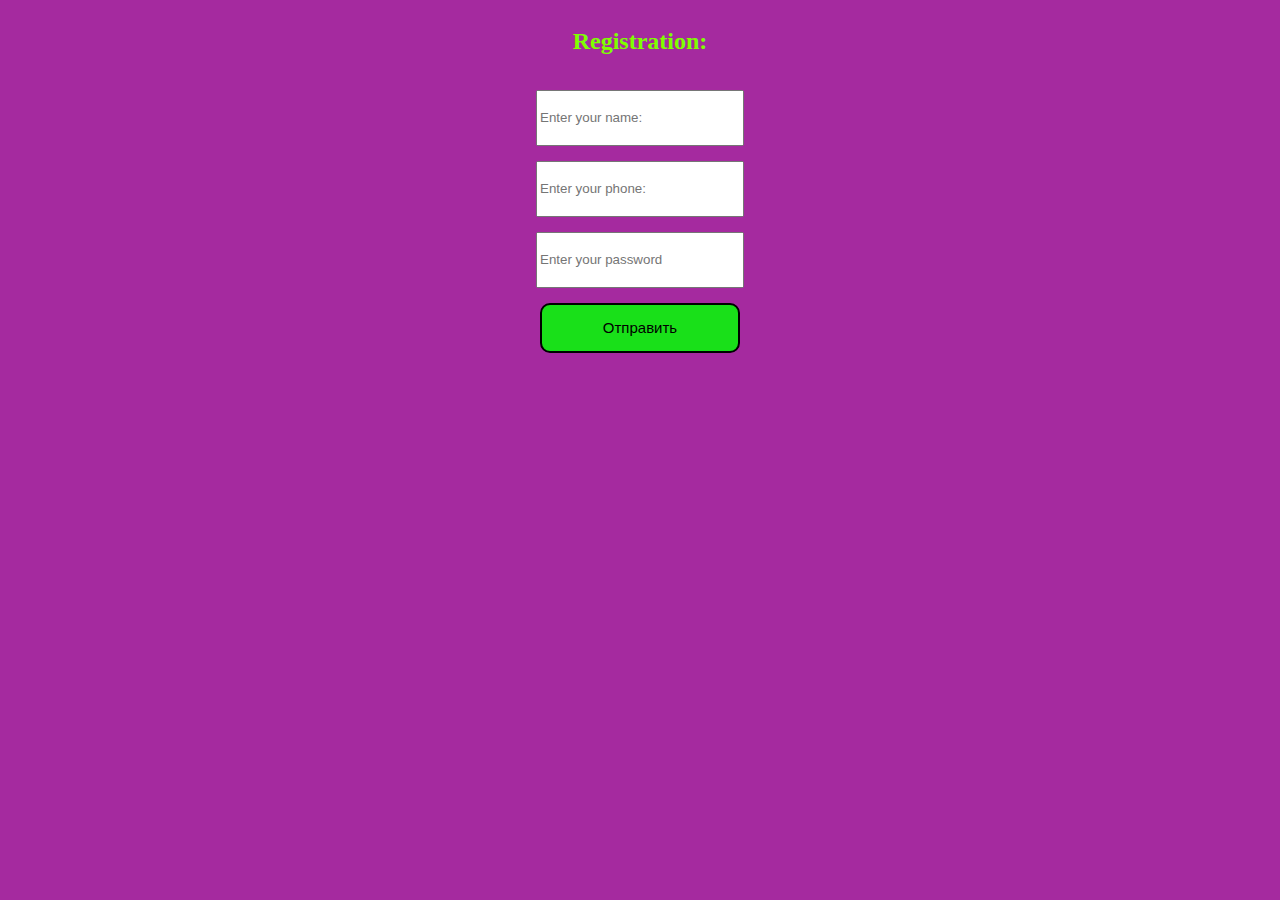
<file: html_css/index.html>
<!-- !+return ->  <!DOCTYPE html> -->
<!DOCTYPE html>
<html lang="en">
<head>
    <meta charset="UTF-8">
    <meta name="viewport" content="width=device-width, initial-scale=1.0">
    <title>First Site</title>
    <link rel = "stylesheet" href="./styles/style.css">
</head>
<body>
    <!-- <h1>Hello World</h1>
    <h2>Hello World</h2>
    <h3>Hello World</h3>
    <h4>Hello World</h4>
    <h5>Hello World</h5>
    <h6>Hello World</h6>
    <span>Hello World, my name is John</span>
    <p>Hello World, my name is John</p> -->
    <!-- <img src="media/2Untitled.jpg" alt="Oops" width="500px" height="auto">
    <img src="media/2Untitled.jpg" alt="Oops" width="500px" height="auto"> -->

    <!-- <iframe width="560" height="315" src="https://www.youtube.com/embed/-L4Visli9sA?si=U2Fk3vUNAXBHstVH" title="YouTube video player" frameborder="0" allow="accelerometer; autoplay; clipboard-write; encrypted-media; gyroscope; picture-in-picture; web-share" allowfullscreen></iframe>
    <img src="https://kartinki.pibig.info/uploads/posts/2023-04/1680733037_kartinki-pibig-info-p-ogon-i-nebo-kartinki-arti-1.jpg" alt="Oops" width="500px" height="auto">> -->
    <!-- <h1 class="title">Hello World</h1>
    <h2 class="title-h2 first">Hello World</h2>
    <h2 class="title-h2 second">Hello World</h2>
    <h2 class="third">Hello World</h2>
    <h2 id="unique-4">Hello World</h2> -->

    <!--  -->
    <h2>Registration:</h2>
    <input type="text" placeholder="Enter your name:">
    <input type="number" placeholder="Enter your phone:">
    <input type="password" placeholder="Enter your password">
    <a href="https://youtu.be/LbOve_UZZ54?si=uJqyUZoEQvRJUfS4"><button>Отправить</button></a>
</body>
</html>
</file>
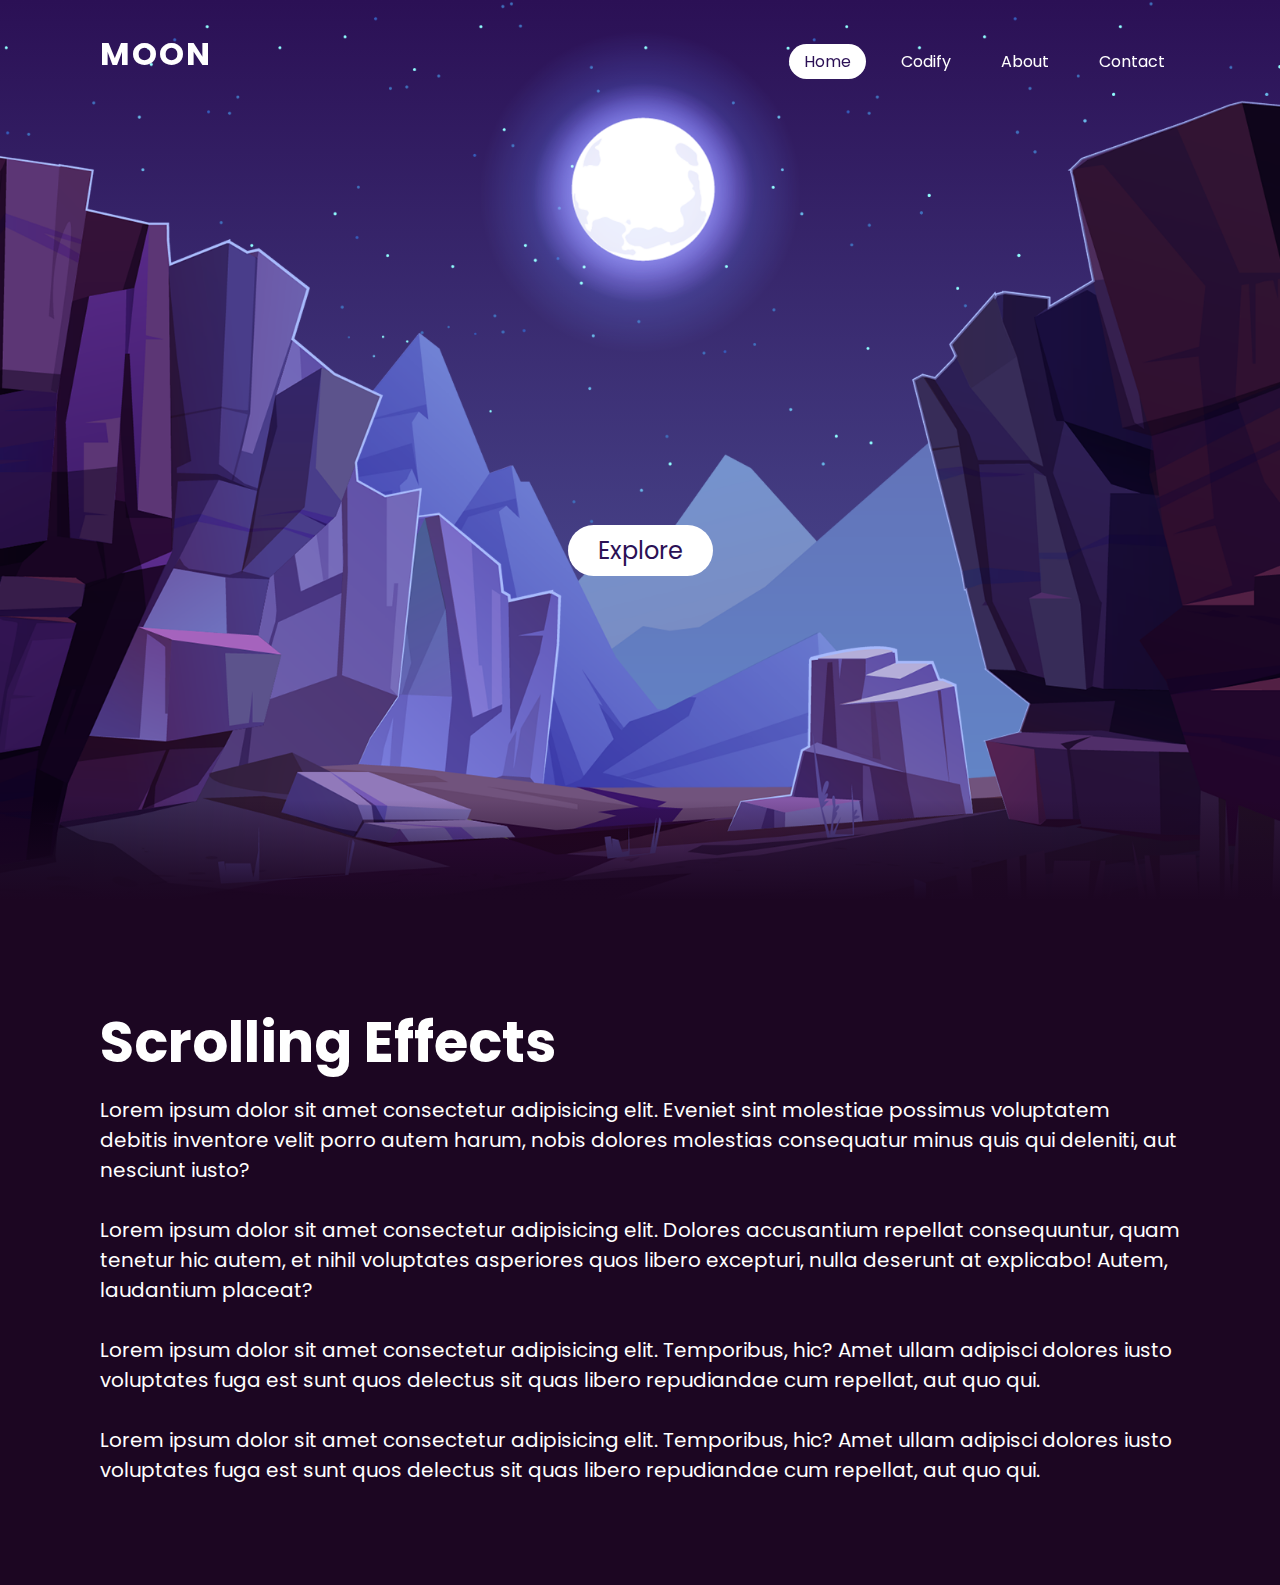
<file: verstka/index.html>
<!DOCTYPE html>
<html lang="en">
<head>
    <meta charset="UTF-8">
    <meta name="viewport" content="width=device-width, initial-scale=1.0">
    <title>Document</title>
    <link rel="stylesheet" href = "./css/style.css"> 
    <!-- href = "./css/style.css"> ссылка на css->style.css -->
</head>
<body>
    <header>
        <a href="#" class="logo">Moon</a>
        <ul>
            <li><a href="#" class="active">Home</a></li>
            <li><a href="#">Codify</a></li>
            <li><a href="#">About</a></li>
            <li><a href="#">Contact</a></li>
        </ul>
    </header>
    <section>
        <img src="./media/stars.png" id="stars">
        <img src="./media/moon.png" id="moon">
        <img src="./media/mountains_behind.png" id="behind">
        <h2 id="text">Moon Light</h2>
        <a href="#sec" id="btn">Explore</a>
        <img src="./media/mountains_front.png" id="front">
    </section>
    <div class="sec" id="sec">
        <h2>Scrolling Effects</h2>
        <p>
            Lorem ipsum dolor sit amet consectetur adipisicing elit. Eveniet sint molestiae possimus voluptatem debitis inventore velit porro autem harum, nobis dolores molestias consequatur minus quis qui deleniti, aut nesciunt iusto? <br><br> Lorem ipsum dolor sit amet consectetur adipisicing elit. Dolores accusantium repellat consequuntur, quam tenetur hic autem, et nihil voluptates asperiores quos libero excepturi, nulla deserunt at explicabo! Autem, laudantium placeat? <br><br> Lorem ipsum dolor sit amet consectetur adipisicing elit. Temporibus, hic? Amet ullam adipisci dolores iusto voluptates fuga est sunt quos delectus sit quas libero repudiandae cum repellat, aut quo qui. <br><br> Lorem ipsum dolor sit amet consectetur adipisicing elit. Temporibus, hic? Amet ullam adipisci dolores iusto voluptates fuga est sunt quos delectus sit quas libero repudiandae cum repellat, aut quo qui.
        </p>

    </div>
    <script>
        let stars = document.getElementById('stars')
        let moon = document.getElementById('moon')
        let behind = document.getElementById('behind')
        let front = document.getElementById('front')
        let text = document.getElementById('text')
        let btn = document.getElementById('btn')
        let header = document.querySelector('header')

        window.addEventListener('scroll', function(){
            let value = window.scrollY;
            stars.style.left = value * 0.25 + 'px'
            moon.style.top = value * 1.05 + 'px'
            behind.style.top = value * 0.3 + 'px'
            front.style.top = value * 0.5 + 'px'
            text.style.marginRight = value * 3 + 'px'
            text.style.marginTop = value * 1.5 + 'px'
            btn.style.marginTop = value * 1.5 + 'px'
            header.style.top = value * 1 + 'px'
        })
    </script>

    
</body>
</html>
</file>
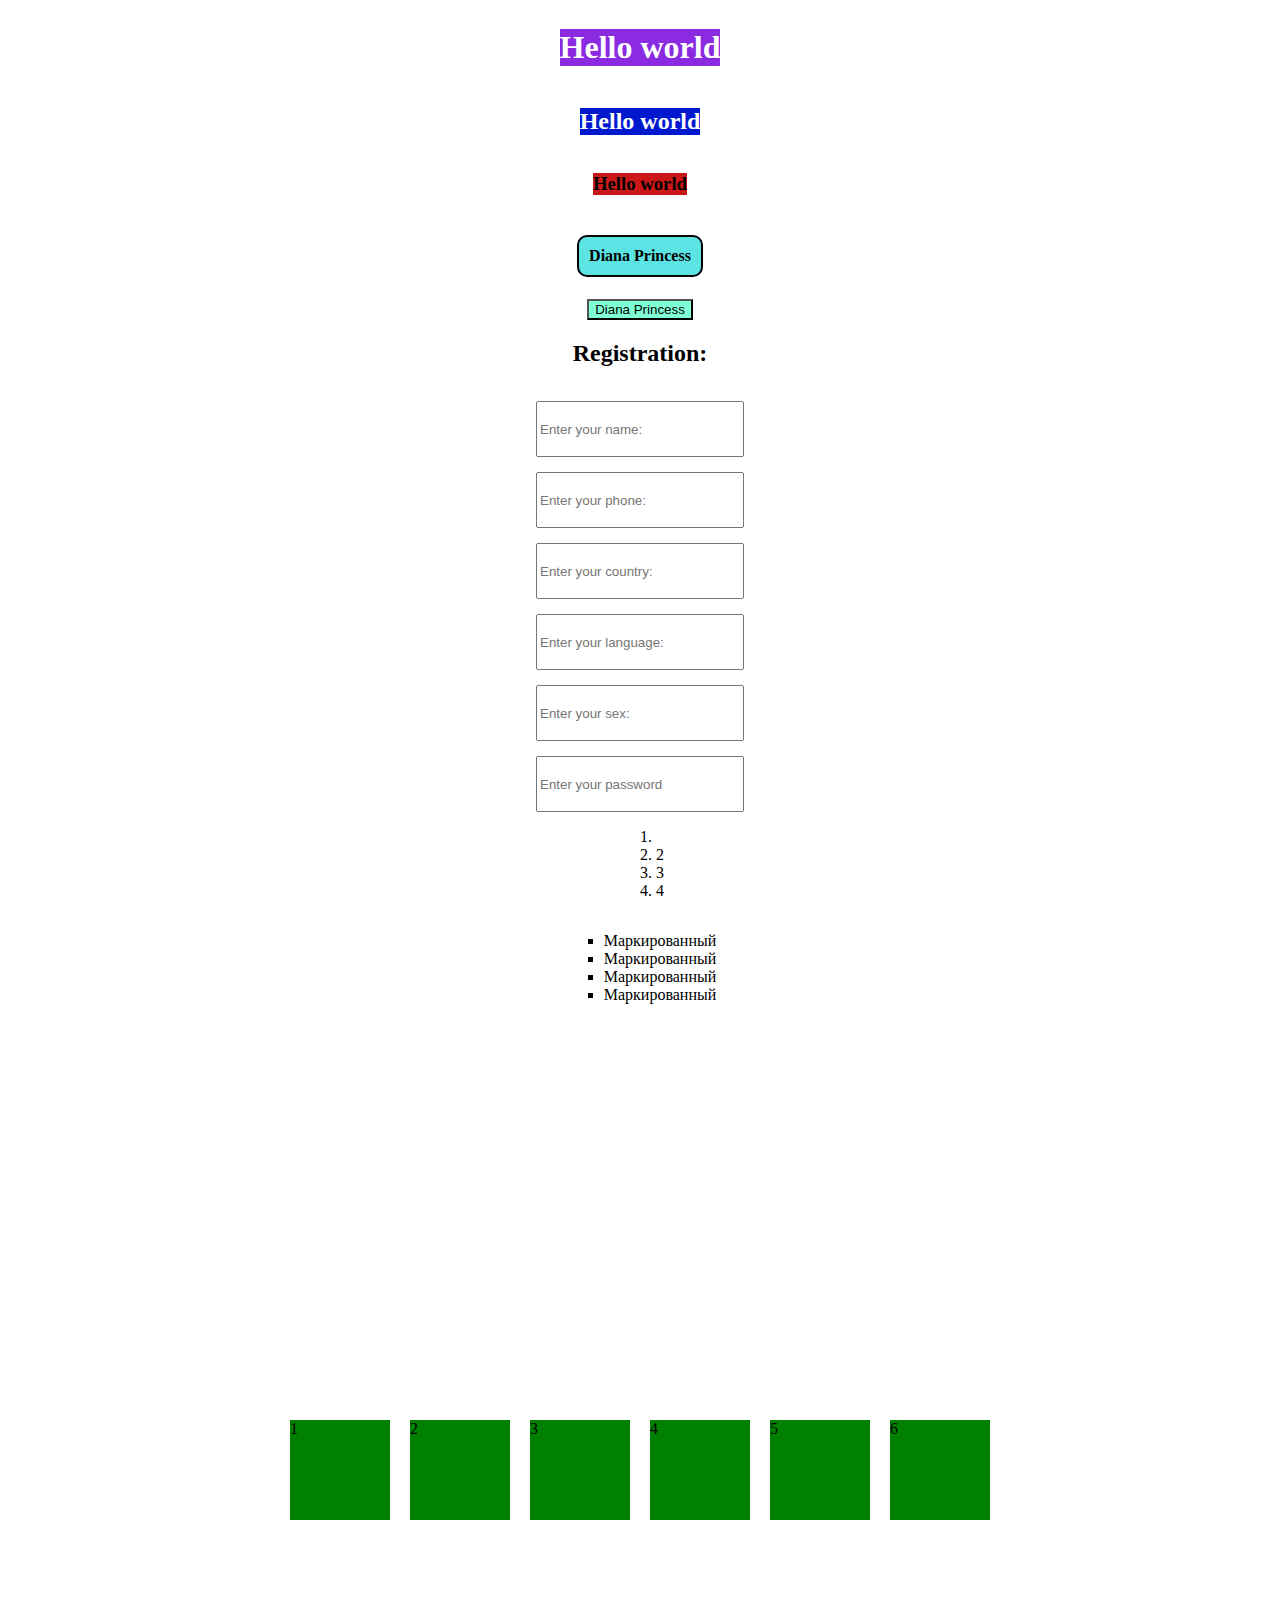
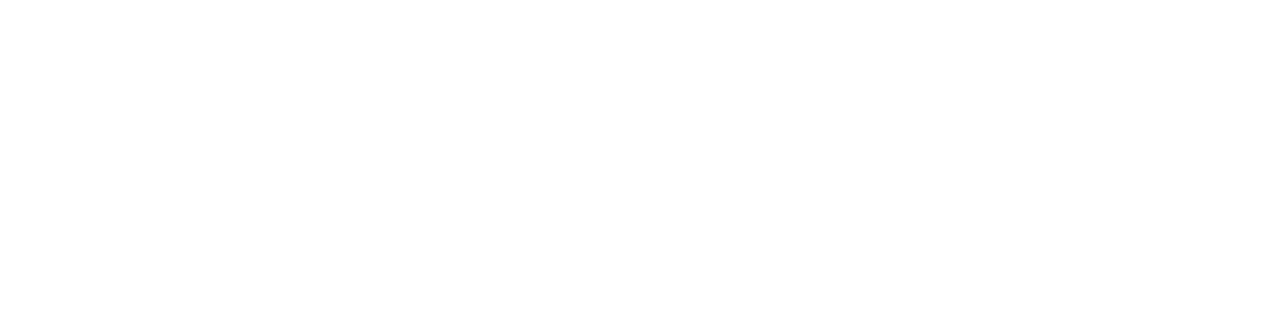
<file: html_css/hw_D_07.02.html>
<!DOCTYPE html>
<html lang="en">
  <head>
    <meta charset="UTF-8" />
    <meta name="viewport" content="width=device-width, initial-scale=1.0" />
    <meta http-equiv="X-UA-Compatible" content="ie=edge" />
    <link rel="stylesheet" href="./css/style.css" />
    <title>Html tags and css properties</title>
  </head>
  <body>
    <!-- Чтобы строка не выходила за границы: option + z (mac), alt + z (windows)  -->

    <!-- 1. Создать все виды заголовков с текстом "Hello world" c классом "heading". -->
    <h1 id ='color'>Hello world</h1>
    <!-- 2. Каждому заголовку также дать id (к прим. heading-1, heading-2...) -->
    <h2 id="unique">Hello world</h2>
    <!-- 3. Задать всем заголовкам цвет текста на красный -->
    <!-- done -->
    <!-- 4. Второму заголовку синий -->
    <!-- done -->
    <!-- 5. Третьему заголовку поменять задний фон на чёрный -->
    <h3 id="id12">Hello world</h3>
    <!-- 6. Четвертому заголовку сделать border и округлить углы -->
    <h4 class = "title-h4">Diana Princess</h4>
    <!-- 7. Пятому заголовку создать :hover эффект (любой) -->
    <a></a><button>Diana Princess</button></a>
    <!-- 8. Создайте 6 input с разными типами. -->
    <h2>Registration:</h2>
    <input type="text" placeholder="Enter your name:">
    <input type="number" placeholder="Enter your phone:">
    <input type="country" placeholder="Enter your country:">
    <input type="language" placeholder="Enter your language:">
    <input type="sex" placeholder="Enter your sex:">
    <input type="password" placeholder="Enter your password">
    <!-- 9. Создать нумерованный список из 4 элементов с текстом “Нумерованный”. -->
    <ol> 
      <li></li>
      <li>2</li>
      <li>3</li>
      <li>4</li>
    </ol>
    <!-- 10. Создать маркированный список из 4 элементов с текстом “Маркированный” и квадратным маркером. -->
    <ul style="list-style-type: square;">
      <li>Маркированный</li>
      <li>Маркированный</li>
      <li>Маркированный</li>
      <li>Маркированный</li>
  </ul>
    <!-- 13. Создать 6 блоков с нумерацией и такими параметрами (ширина 100px и высота 100px, зеленого цвета , внешним отступом 10px). Их родительским элементом должен быть container. -->
    <div class="container">
      <div class="block">1</div>
      <div class="block">2</div>
      <div class="block">3</div>
      <div class="block">4</div>
      <div class="block">5</div>
      <div class="block">6</div>
  </div>
    <!-- 14. Поставить все блоки по центру страницы. -->


  </body>
</html>
</file>
<file: html_css/styles/style.css>
/* h1 {
    color: pink;
}

h2 {
    color: green;
}

.title-h2 {
    background-color: rgb(3, 255, 32);
}

.third {
    font-size: large;
}

unique-4 {
    color: black;
    background-color: rgb(156, 128, 17);
} */

body {
    background-color: rgb(165, 42, 159);
    display: flex;
    flex-direction: column;
    align-items: center;
}

h2 {
    color: chartreuse
}

input {
    width: 200px;
    height: 50px;
    margin-top: 15px;
}

button {
    width: 200px;
    height: 50px;
    background-color: rgb(25, 224, 25);
    font-size: 15px;
    color: black;
    margin-top: 15px;
    border-radius: 10px;
    border: 2px solid black;
    cursor: pointer;
}

button:hover {
    background-color: violet;
    color: blue;
    transition: 0.5s;
}
</file>
<file: verstka/css/style.css>
@import url('https://fonts.googleapis.com/css2?family=Poppins:ital,wght@0,200;0,300;0,400;0,800;1,700;1,900&display=swap');

* {
    margin: 0;
    padding: 0;
    box-sizing: border-box;
    font-family: 'Poppins', sans-serif;
    scroll-behavior: smooth;
}

body {
    min-height: 100vh;
    overflow-x: hidden;
    background: linear-gradient(#2b1055, #7597de);
}

header{
    position: absolute;
    top:0;
    left:0;
    width: 100%;
    padding: 30px 100px;

    display: flex;
    justify-content: space-between;
    align-items: center;
    z-index: 10000;
}

header .logo {
    color: #fff;
    font-weight: 700;
    font-size: 32px;
    text-decoration: none;
    text-transform: uppercase;
    letter-spacing: 2px;
}

header ul {
    margin-top: 15px;
    display: flex;
    justify-content: center;
    align-items: center;
}

header ul li {
    list-style: none;
    margin-left: 20px;
}

header ul li a {
    text-decoration: none;
    padding: 6px 15px;
    color: #fff;
    border-radius: 20px;
}

header ul li a:hover,
header ul li a.active {
    background-color: #fff;
    color: #2b1055
}

section {
    position: relative;
    width: 100%;
    height: 100vh;
    padding: 100px;
    display: flex;
    justify-content: center;
    align-items: center;
    overflow: hidden;
}
section img{
    position: absolute;
    top: 0;
    left: 0;
    width: 100%;
    height: 100%;
    object-fit: cover;
    pointer-events: none;
}

#moon {
    mix-blend-mode: screen;
}

#front {
    z-index: 10;
}

#text {
    position: absolute;
    right: -350px;
    color: #fff;
    white-space: nowrap;
    font-size: 7.5vw;
    z-index: 9;
}

#btn {
    text-decoration: none;
    display: inline-block;
    padding: 8px 30px;
    border-radius: 40px;
    background-color: #fff;
    color: #2b1055;
    font-size: 24px;
    z-index: 9;
    transform: translateY(100px);
}

section::before {
    content: '';
    position: absolute;
    bottom: 0;
    width: 100%;
    height: 100px;
    background: linear-gradient(to top, #1c0622, transparent);
    z-index: 1000;
}

.sec {
    position: relative;
    padding: 100px;
    background-color: #1c0622;
}

.sec h2 {
    font-size: 56px;
    margin-bottom: 10px;
    color: #fff
}

.sec p {
    font-size: 20px;
    color: #fff
}
</file>
<file: html_css/css/style.css>
#unique {
    color: rgb(255, 255, 255);
    background-color: rgb(1, 25, 206);
}

#color {
    color: white;
    background-color: blueviolet;
}

/* Если обращаться к классу, то ставить .
Если обращаться к индексу/id, то ставить # */


#id12 {
    background-color: rgb(203, 23, 23);
}

.title-h4 {
    border: 2px solid black; /* Толщина, стиль и цвет границы */
    border-radius: 10px; /* Радиус скругления углов */
    padding: 10px; /* Добавить отступ внутрь, чтобы контент не касался границы */
    background-color: rgb(92, 228, 228);
}

button {
    background-color: aquamarine;
}


button:hover {
    background-color: violet;
    color: black;
    transition: 0.5s;
}

body {
    display: flex;
    flex-direction: column;
    align-items: center;
}
input {
    width: 200px;
    height: 50px;
    margin-top: 15px;
}

.container {
    display: flex;
    justify-content: center; /* Выравнивание по горизонтали */
    align-items: center; /* Выравнивание по вертикали */
    height: 100vh; /* Сделаем контейнер высотой равной высоте видимой области страницы */
}

.block {
    width: 100px;
    height: 100px;
    background-color: green;
    margin: 10px;
}
</file>
